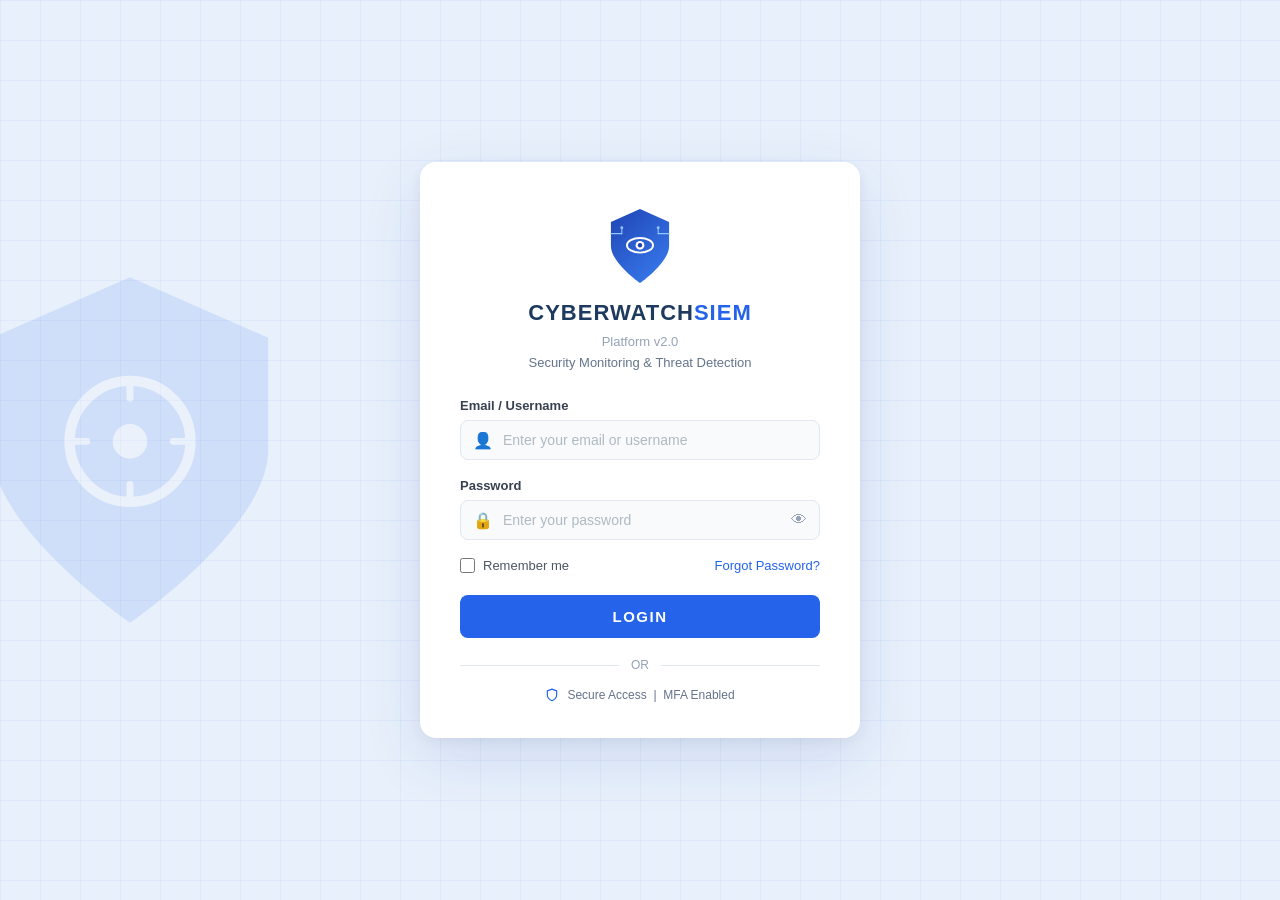
<file: login.html>
<!DOCTYPE html>
<html lang="en">
<head>
  <meta charset="UTF-8" />
  <meta name="viewport" content="width=device-width, initial-scale=1.0" />
  <title>CyberWatch SIEM � Login</title>
  <style>
    *, *::before, *::after { box-sizing: border-box; margin: 0; padding: 0; }

    body {
      font-family: "Segoe UI", Inter, sans-serif;
      background: #e8f0fb;
      min-height: 100vh;
      display: flex;
      align-items: center;
      justify-content: center;
      position: relative;
      overflow: hidden;
    }

    /* Circuit background */
    body::before {
      content: "";
      position: fixed; inset: 0;
      background-image:
        linear-gradient(rgba(59,130,246,0.06) 1px, transparent 1px),
        linear-gradient(90deg, rgba(59,130,246,0.06) 1px, transparent 1px);
      background-size: 40px 40px;
      pointer-events: none;
    }

    /* Big shield watermark left */
    .bg-shield {
      position: fixed;
      left: -60px; top: 50%;
      transform: translateY(-50%);
      width: 380px; height: 380px;
      opacity: 0.12;
      pointer-events: none;
    }

    /* Circuit lines SVG right side */
    .bg-circuit {
      position: fixed;
      right: 0; top: 0;
      width: 340px; height: 100%;
      opacity: 0.08;
      pointer-events: none;
    }

    /* Card */
    .card {
      background: #ffffff;
      border-radius: 16px;
      padding: 44px 40px 36px;
      width: 100%;
      max-width: 440px;
      box-shadow: 0 20px 60px rgba(30,64,175,0.12), 0 4px 16px rgba(0,0,0,0.06);
      position: relative;
      z-index: 1;
    }

    /* Logo */
    .logo-wrap {
      display: flex;
      flex-direction: column;
      align-items: center;
      margin-bottom: 28px;
    }

    .shield-logo {
      width: 80px; height: 80px;
      margin-bottom: 14px;
    }

    .brand-name {
      font-size: 22px; font-weight: 800;
      letter-spacing: 1px;
      color: #1e3a5f;
    }

    .brand-name span {
      color: #2563eb;
    }

    .divider-line {
      display: flex; align-items: center; gap: 10px;
      margin: 8px 0 4px;
      color: #94a3b8; font-size: 13px;
    }

    .divider-line::before,
    .divider-line::after {
      content: "";
      flex: 1; height: 1px;
      background: #e2e8f0;
    }

    .brand-sub {
      font-size: 13px; color: #64748b;
      margin-top: 2px;
    }

    /* Form */
    .field { margin-bottom: 18px; }

    .field label {
      display: block;
      font-size: 13px; font-weight: 600;
      color: #374151;
      margin-bottom: 7px;
    }

    .input-wrap {
      position: relative;
      display: flex; align-items: center;
    }

    .input-icon {
      position: absolute; left: 13px;
      color: #94a3b8; font-size: 16px;
      pointer-events: none;
    }

    .input-wrap input {
      width: 100%;
      padding: 11px 42px;
      border: 1.5px solid #e2e8f0;
      border-radius: 8px;
      font-size: 14px;
      color: #1e293b;
      background: #f8fafc;
      outline: none;
      transition: border-color 0.2s, box-shadow 0.2s;
    }

    .input-wrap input:focus {
      border-color: #2563eb;
      box-shadow: 0 0 0 3px rgba(37,99,235,0.1);
      background: #fff;
    }

    .input-wrap input::placeholder { color: #b0bac4; }

    .toggle-pw {
      position: absolute; right: 13px;
      background: none; border: none;
      cursor: pointer; color: #94a3b8;
      font-size: 16px; padding: 0;
      transition: color 0.2s;
    }
    .toggle-pw:hover { color: #2563eb; }

    /* Remember / Forgot */
    .row-between {
      display: flex; align-items: center;
      justify-content: space-between;
      margin-bottom: 22px;
    }

    .remember {
      display: flex; align-items: center; gap: 8px;
      font-size: 13px; color: #4b5563;
      cursor: pointer; user-select: none;
    }

    .remember input[type=checkbox] {
      width: 15px; height: 15px;
      accent-color: #2563eb; cursor: pointer;
      border-radius: 3px;
    }

    .forgot {
      font-size: 13px; color: #2563eb;
      text-decoration: none; font-weight: 500;
      transition: opacity 0.2s;
    }
    .forgot:hover { opacity: 0.75; }

    /* Login button */
    .btn-login {
      width: 100%;
      padding: 13px;
      background: #2563eb;
      border: none;
      border-radius: 8px;
      color: #fff;
      font-size: 15px; font-weight: 700;
      letter-spacing: 1.5px;
      cursor: pointer;
      transition: background 0.2s, box-shadow 0.2s, transform 0.1s;
      font-family: inherit;
    }

    .btn-login:hover:not(:disabled) {
      background: #1d4ed8;
      box-shadow: 0 4px 20px rgba(37,99,235,0.35);
      transform: translateY(-1px);
    }

    .btn-login:active { transform: translateY(0); }
    .btn-login:disabled { opacity: 0.6; cursor: not-allowed; }

    /* OR divider */
    .or-divider {
      display: flex; align-items: center; gap: 12px;
      margin: 20px 0 16px;
      font-size: 12px; color: #94a3b8;
    }
    .or-divider::before, .or-divider::after {
      content: ""; flex: 1; height: 1px; background: #e2e8f0;
    }

    /* Secure access bar */
    .secure-bar {
      display: flex; align-items: center;
      justify-content: center; gap: 8px;
      font-size: 12px; color: #64748b;
    }

    .secure-bar svg { color: #2563eb; }

    /* Error */
    .error-msg {
      display: none;
      background: #fef2f2;
      border: 1px solid #fecaca;
      border-radius: 8px;
      padding: 10px 14px;
      color: #dc2626;
      font-size: 13px;
      margin-top: 14px;
      text-align: center;
    }
    .error-msg.show { display: block; }
  </style>
</head>
<body>

  <!-- Background shield -->
  <svg class="bg-shield" viewBox="0 0 200 220" fill="none" xmlns="http://www.w3.org/2000/svg">
    <path d="M100 10 L180 45 L180 110 C180 155 100 210 100 210 C100 210 20 155 20 110 L20 45 Z" fill="#2563eb"/>
    <circle cx="100" cy="105" r="35" fill="none" stroke="white" stroke-width="6"/>
    <circle cx="100" cy="105" r="10" fill="white"/>
    <line x1="100" y1="70" x2="100" y2="80" stroke="white" stroke-width="4" stroke-linecap="round"/>
    <line x1="100" y1="130" x2="100" y2="140" stroke="white" stroke-width="4" stroke-linecap="round"/>
    <line x1="65" y1="105" x2="75" y2="105" stroke="white" stroke-width="4" stroke-linecap="round"/>
    <line x1="125" y1="105" x2="135" y2="105" stroke="white" stroke-width="4" stroke-linecap="round"/>
  </svg>

  <div class="card">

    <!-- Logo -->
    <div class="logo-wrap">
      <svg class="shield-logo" viewBox="0 0 100 110" fill="none" xmlns="http://www.w3.org/2000/svg">
        <defs>
          <linearGradient id="sg" x1="0" y1="0" x2="100" y2="110" gradientUnits="userSpaceOnUse">
            <stop offset="0%" stop-color="#1e40af"/>
            <stop offset="100%" stop-color="#3b82f6"/>
          </linearGradient>
        </defs>
        <path d="M50 4 L90 22 L90 55 C90 78 50 106 50 106 C50 106 10 78 10 55 L10 22 Z" fill="url(#sg)"/>
        <!-- Eye -->
        <ellipse cx="50" cy="54" rx="18" ry="10" fill="none" stroke="white" stroke-width="2.5"/>
        <circle cx="50" cy="54" r="6" fill="white"/>
        <circle cx="50" cy="54" r="3" fill="#1e40af"/>
        <!-- Circuit lines -->
        <line x1="10" y1="38" x2="25" y2="38" stroke="#93c5fd" stroke-width="1.5" stroke-linecap="round"/>
        <line x1="75" y1="38" x2="90" y2="38" stroke="#93c5fd" stroke-width="1.5" stroke-linecap="round"/>
        <line x1="25" y1="38" x2="25" y2="30" stroke="#93c5fd" stroke-width="1.5" stroke-linecap="round"/>
        <line x1="75" y1="38" x2="75" y2="30" stroke="#93c5fd" stroke-width="1.5" stroke-linecap="round"/>
        <circle cx="25" cy="30" r="2" fill="#93c5fd"/>
        <circle cx="75" cy="30" r="2" fill="#93c5fd"/>
      </svg>

      <div class="brand-name">CYBERWATCH<span>SIEM</span></div>
      <div class="divider-line">Platform v2.0</div>
      <div class="brand-sub">Security Monitoring &amp; Threat Detection</div>
    </div>

    <form id="login-form" onsubmit="handleLogin(event)" novalidate>

      <div class="field">
        <label for="username">Email / Username</label>
        <div class="input-wrap">
          <span class="input-icon">&#128100;</span>
          <input type="text" id="username" name="username"
                 placeholder="Enter your email or username"
                 autocomplete="username" spellcheck="false" required />
        </div>
      </div>

      <div class="field">
        <label for="password">Password</label>
        <div class="input-wrap">
          <span class="input-icon">&#128274;</span>
          <input type="password" id="password" name="password"
                 placeholder="Enter your password"
                 autocomplete="current-password" required />
          <button type="button" class="toggle-pw" onclick="togglePassword()" id="toggle-btn">&#128065;</button>
        </div>
      </div>

      <div class="row-between">
        <label class="remember">
          <input type="checkbox" id="remember" />
          Remember me
        </label>
        <a href="#" class="forgot" onclick="return false;">Forgot Password?</a>
      </div>

      <button type="submit" class="btn-login" id="login-btn">LOGIN</button>

      <div class="error-msg" id="error-msg">Invalid credentials. Please try again.</div>

    </form>

    <div class="or-divider">OR</div>

    <div class="secure-bar">
      <svg width="14" height="14" viewBox="0 0 24 24" fill="none" stroke="#2563eb" stroke-width="2" stroke-linecap="round" stroke-linejoin="round">
        <path d="M12 22s8-4 8-10V5l-8-3-8 3v7c0 6 8 10 8 10z"/>
      </svg>
      Secure Access &nbsp;|&nbsp; MFA Enabled
    </div>

  </div>

<script src="js/data.js"></script>
<script>
  if (Auth.isLoggedIn()) window.location.href = "index.html";

  function togglePassword() {
    const input = document.getElementById("password");
    const btn   = document.getElementById("toggle-btn");
    if (input.type === "password") {
      input.type = "text";
      btn.innerHTML = "&#128064;";
    } else {
      input.type = "password";
      btn.innerHTML = "&#128065;";
    }
  }

  function handleLogin(e) {
    e.preventDefault();
    const username = document.getElementById("username").value.trim();
    const password = document.getElementById("password").value;
    const btn      = document.getElementById("login-btn");
    const errEl    = document.getElementById("error-msg");

    if (!username || !password) {
      errEl.textContent = "Please enter both username and password.";
      errEl.classList.add("show");
      return;
    }

    btn.disabled    = true;
    btn.textContent = "Signing in...";
    errEl.classList.remove("show");

    // Try real backend first, fall back to demo mode
    fetch('http://localhost:8000/api/auth/token', {
      method: 'POST',
      headers: { 'Content-Type': 'application/x-www-form-urlencoded' },
      body: 'username=' + encodeURIComponent(username) + '&password=' + encodeURIComponent(password)
    })
    .then(res => res.json())
    .then(data => {
      if (data.access_token) {
        localStorage.setItem('cw_token',    data.access_token);
        localStorage.setItem('cw_username', data.username || username);
        localStorage.setItem('cw_role',     data.role || (username.toLowerCase() === 'admin' ? 'Administrator' : 'SOC Analyst'));
        btn.textContent = 'Success! Redirecting...';
        setTimeout(() => window.location.href = 'index.html', 400);
      } else {
        errEl.textContent = 'Invalid credentials. Please try again.';
        errEl.classList.add('show');
        btn.disabled = false;
        btn.textContent = 'Sign In ?';
      }
    })
    .catch(() => {
      // Backend not running - fall back to demo mode
      const ok = Auth.login(username, password);
      if (ok) {
        btn.textContent = 'Success! Redirecting...';
        setTimeout(() => window.location.href = 'index.html', 400);
      } else {
        errEl.textContent = 'Invalid credentials. Please try again.';
        errEl.classList.add('show');
        btn.disabled = false;
        btn.textContent = 'Sign In ?';
      }
    });
  }

  document.getElementById("username").addEventListener("keydown", function(e) {
    if (e.key === "Enter") { e.preventDefault(); document.getElementById("password").focus(); }
  });
</script>
</body>
</html>
</file>
